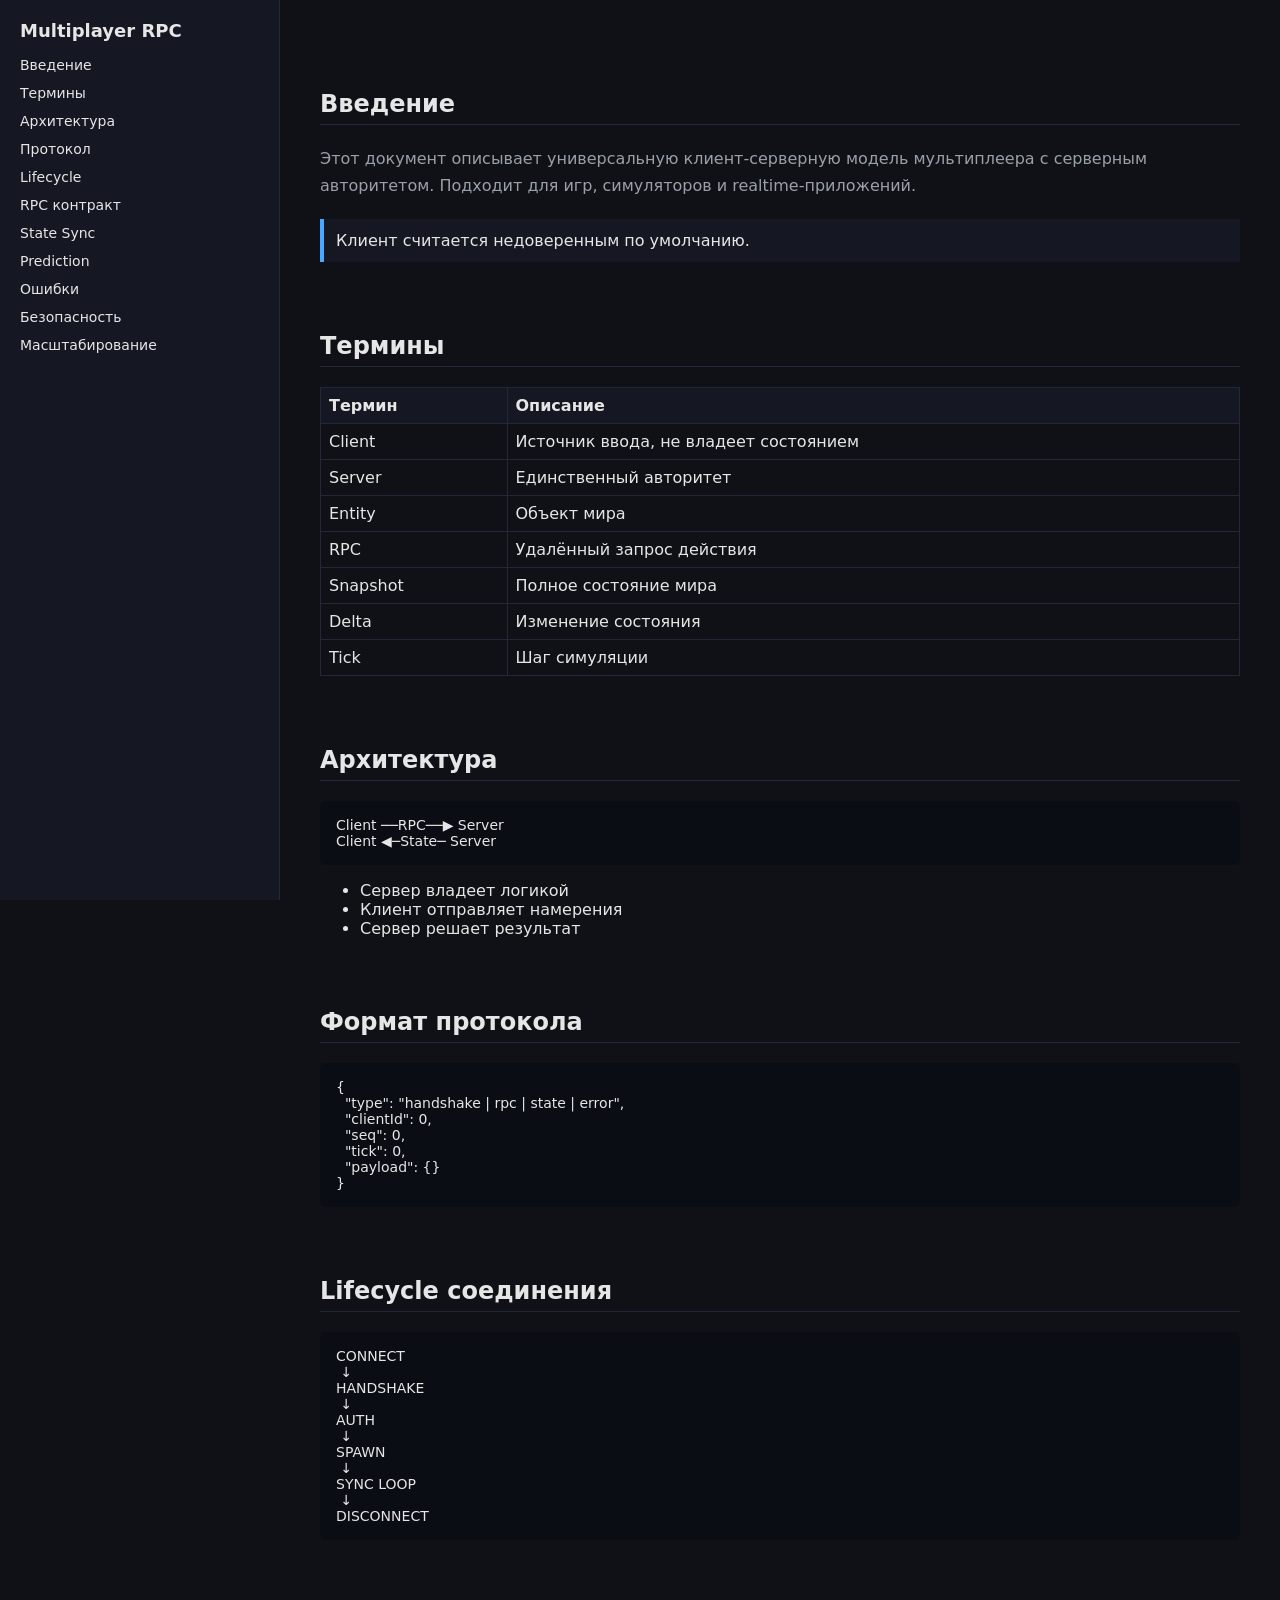
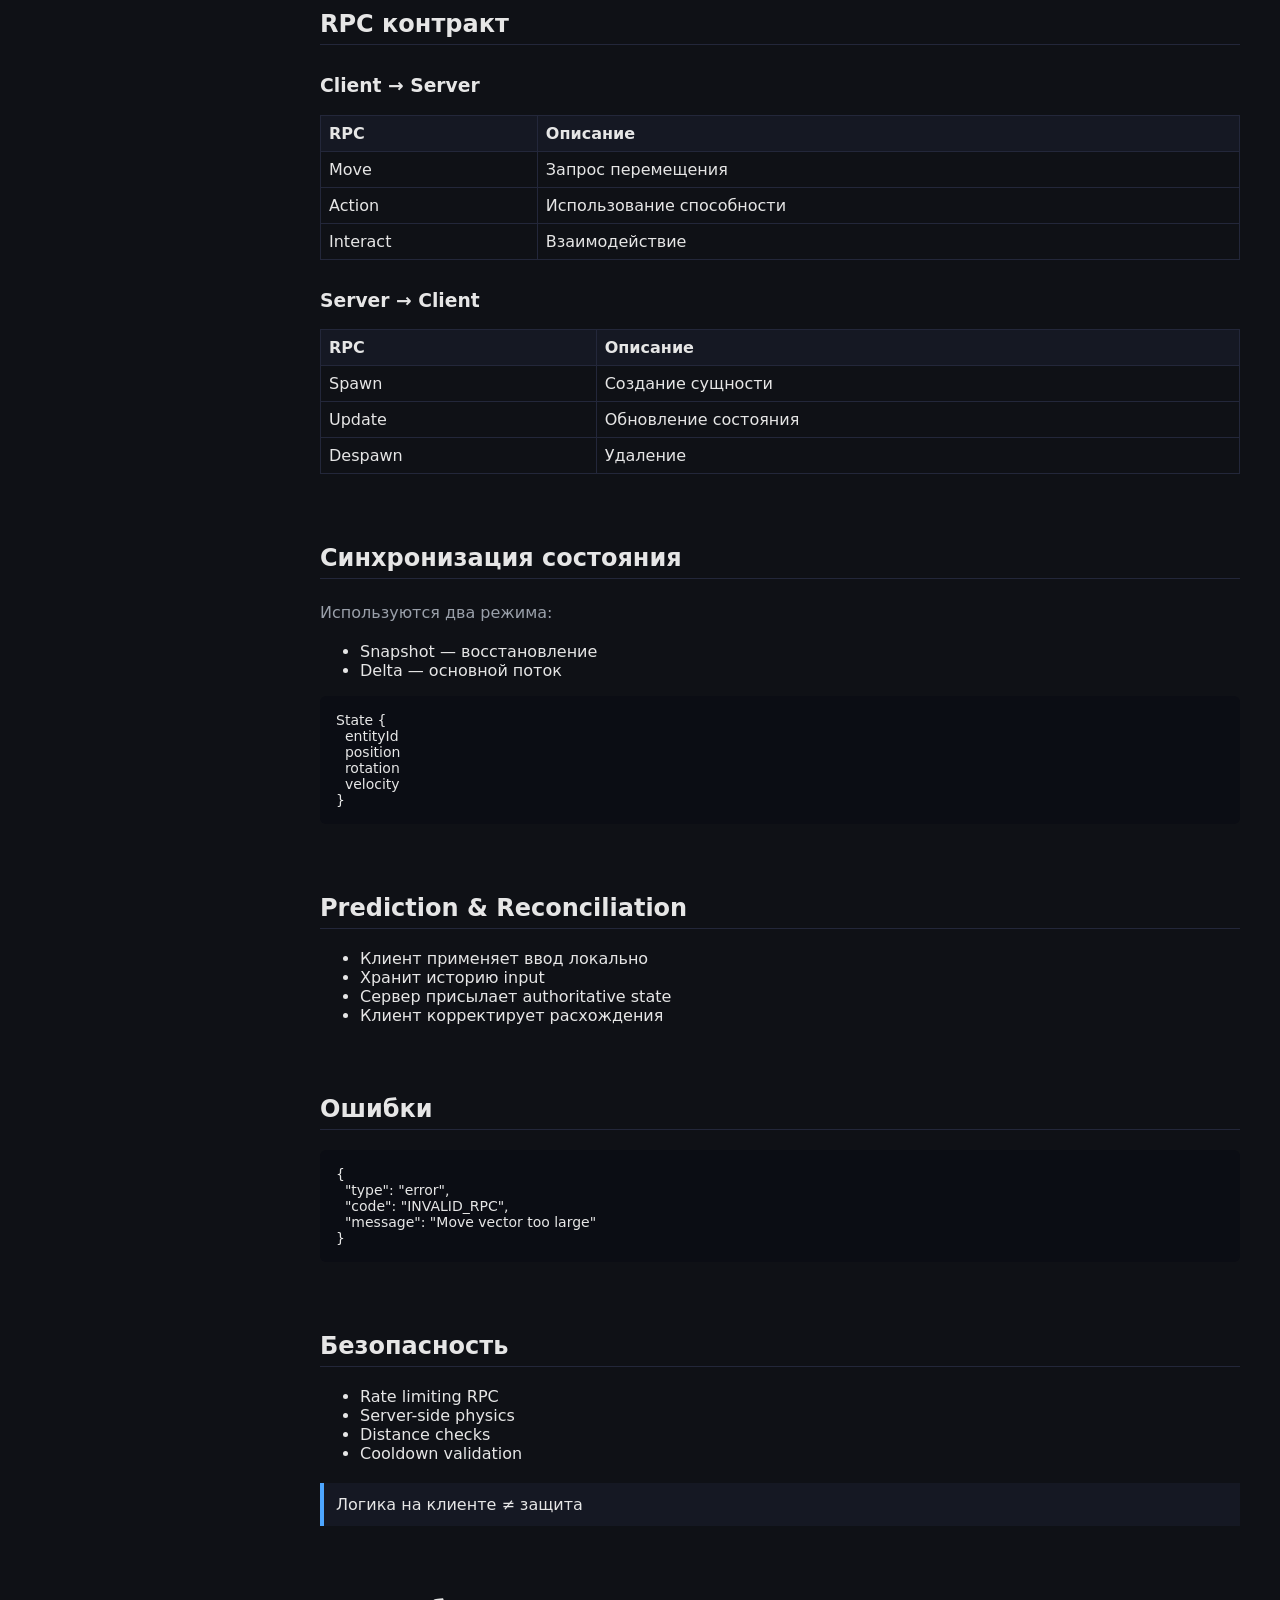
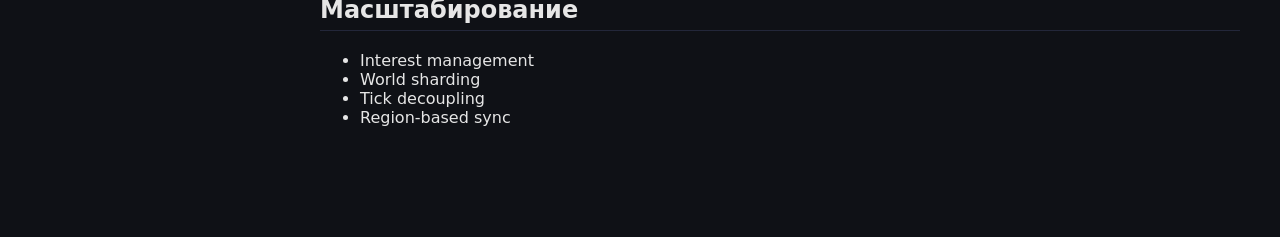
<file: index.html>
<!DOCTYPE html>
<html lang="ru">
<head>
<meta charset="UTF-8">
<title>Universal Multiplayer RPC Specification</title>

<style>
:root {
  --bg:#0f1116;
  --panel:#151823;
  --text:#e6e6e6;
  --muted:#9aa0aa;
  --accent:#4da6ff;
  --border:#23273a;
  --code:#0b0d14;
}

* {
  box-sizing:border-box;
  font-family:system-ui,Segoe UI,Arial,sans-serif;
}

html { scroll-behavior:smooth; }

body {
  margin:0;
  display:flex;
  background:var(--bg);
  color:var(--text);
}

/* SIDEBAR */
nav {
  width:280px;
  height:100vh;
  position:fixed;
  padding:20px;
  background:var(--panel);
  border-right:1px solid var(--border);
  overflow:auto;
}

nav h1 {
  font-size:18px;
  margin:0 0 10px;
}

nav a {
  display:block;
  padding:6px 0;
  font-size:14px;
  color:var(--text);
  text-decoration:none;
}

nav a:hover { color:var(--accent); }

/* CONTENT */
main {
  margin-left:280px;
  padding:40px;
  max-width:1100px;
}

section { margin-bottom:70px; }

h2 {
  border-bottom:1px solid var(--border);
  padding-bottom:6px;
  margin-top:50px;
}

h3 { margin-top:30px; }

p { line-height:1.7; color:var(--muted); }

pre {
  background:var(--code);
  padding:16px;
  border-radius:6px;
  overflow:auto;
  font-size:14px;
}

table {
  width:100%;
  border-collapse:collapse;
  margin-top:15px;
}

th,td {
  border:1px solid var(--border);
  padding:8px;
  text-align:left;
}

th { background:var(--panel); }

.note {
  border-left:4px solid var(--accent);
  padding:12px;
  margin:20px 0;
  background:var(--panel);
}
</style>
</head>

<body>

<nav>
<h1>Multiplayer RPC</h1>
<a href="#intro">Введение</a>
<a href="#terms">Термины</a>
<a href="#architecture">Архитектура</a>
<a href="#protocol">Протокол</a>
<a href="#lifecycle">Lifecycle</a>
<a href="#rpc">RPC контракт</a>
<a href="#state">State Sync</a>
<a href="#prediction">Prediction</a>
<a href="#errors">Ошибки</a>
<a href="#security">Безопасность</a>
<a href="#scaling">Масштабирование</a>
</nav>

<main>

<section id="intro">
<h2>Введение</h2>
<p>
Этот документ описывает универсальную клиент-серверную модель
мультиплеера с серверным авторитетом.
Подходит для игр, симуляторов и realtime-приложений.
</p>
<div class="note">
Клиент считается недоверенным по умолчанию.
</div>
</section>

<section id="terms">
<h2>Термины</h2>
<table>
<tr><th>Термин</th><th>Описание</th></tr>
<tr><td>Client</td><td>Источник ввода, не владеет состоянием</td></tr>
<tr><td>Server</td><td>Единственный авторитет</td></tr>
<tr><td>Entity</td><td>Объект мира</td></tr>
<tr><td>RPC</td><td>Удалённый запрос действия</td></tr>
<tr><td>Snapshot</td><td>Полное состояние мира</td></tr>
<tr><td>Delta</td><td>Изменение состояния</td></tr>
<tr><td>Tick</td><td>Шаг симуляции</td></tr>
</table>
</section>

<section id="architecture">
<h2>Архитектура</h2>
<pre>
Client ──RPC──▶ Server
Client ◀─State─ Server
</pre>
<ul>
<li>Сервер владеет логикой</li>
<li>Клиент отправляет намерения</li>
<li>Сервер решает результат</li>
</ul>
</section>

<section id="protocol">
<h2>Формат протокола</h2>
<pre>
{
  "type": "handshake | rpc | state | error",
  "clientId": 0,
  "seq": 0,
  "tick": 0,
  "payload": {}
}
</pre>
</section>

<section id="lifecycle">
<h2>Lifecycle соединения</h2>
<pre>
CONNECT
 ↓
HANDSHAKE
 ↓
AUTH
 ↓
SPAWN
 ↓
SYNC LOOP
 ↓
DISCONNECT
</pre>
</section>

<section id="rpc">
<h2>RPC контракт</h2>

<h3>Client → Server</h3>
<table>
<tr><th>RPC</th><th>Описание</th></tr>
<tr><td>Move</td><td>Запрос перемещения</td></tr>
<tr><td>Action</td><td>Использование способности</td></tr>
<tr><td>Interact</td><td>Взаимодействие</td></tr>
</table>

<h3>Server → Client</h3>
<table>
<tr><th>RPC</th><th>Описание</th></tr>
<tr><td>Spawn</td><td>Создание сущности</td></tr>
<tr><td>Update</td><td>Обновление состояния</td></tr>
<tr><td>Despawn</td><td>Удаление</td></tr>
</table>
</section>

<section id="state">
<h2>Синхронизация состояния</h2>
<p>Используются два режима:</p>
<ul>
<li>Snapshot — восстановление</li>
<li>Delta — основной поток</li>
</ul>

<pre>
State {
  entityId
  position
  rotation
  velocity
}
</pre>
</section>

<section id="prediction">
<h2>Prediction & Reconciliation</h2>
<ul>
<li>Клиент применяет ввод локально</li>
<li>Хранит историю input</li>
<li>Сервер присылает authoritative state</li>
<li>Клиент корректирует расхождения</li>
</ul>
</section>

<section id="errors">
<h2>Ошибки</h2>
<pre>
{
  "type": "error",
  "code": "INVALID_RPC",
  "message": "Move vector too large"
}
</pre>
</section>

<section id="security">
<h2>Безопасность</h2>
<ul>
<li>Rate limiting RPC</li>
<li>Server-side physics</li>
<li>Distance checks</li>
<li>Cooldown validation</li>
</ul>
<div class="note">
Логика на клиенте ≠ защита
</div>
</section>

<section id="scaling">
<h2>Масштабирование</h2>
<ul>
<li>Interest management</li>
<li>World sharding</li>
<li>Tick decoupling</li>
<li>Region-based sync</li>
</ul>
</section>

</main>
</body>
</html>
</file>
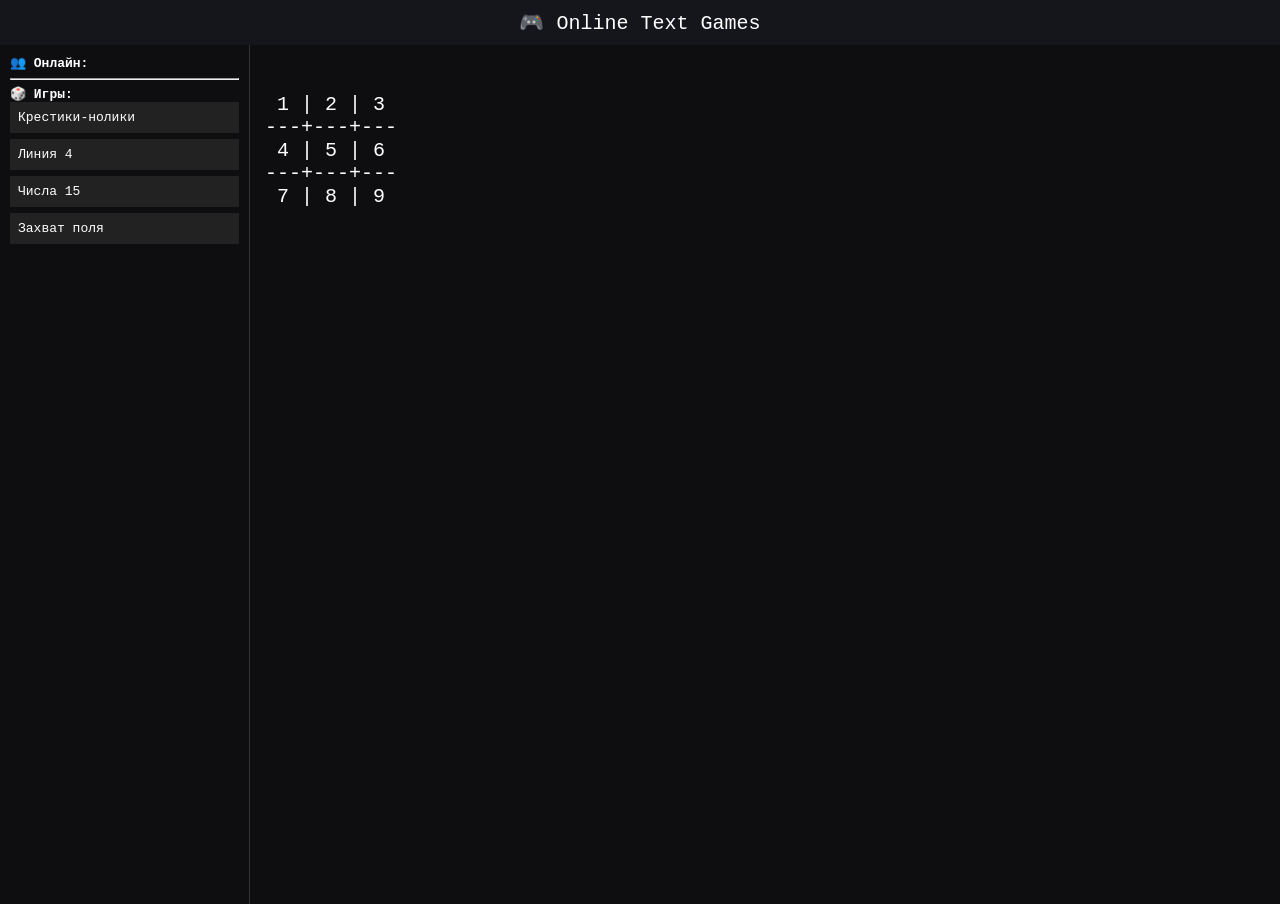
<file: game.html>
<!DOCTYPE html>
<html lang="ru">
<head>
<meta charset="UTF-8">
<title>Online Text Games</title>
<meta name="viewport" content="width=device-width, initial-scale=1">
<style>
body{
    margin:0;
    background:#0e0e11;
    color:#fff;
    font-family:monospace;
}
header{
    padding:10px;
    background:#15151c;
    text-align:center;
    font-size:20px;
}
main{
    display:grid;
    grid-template-columns:250px 1fr;
    height:calc(100vh - 40px);
}
aside{
    border-right:1px solid #333;
    padding:10px;
}
section{
    padding:15px;
}
.player{
    padding:6px;
    background:#1c1c28;
    margin-bottom:4px;
}
.game{
    padding:8px;
    background:#222;
    margin-bottom:6px;
    cursor:pointer;
}
.game:hover{background:#333}
.board{
    white-space:pre;
    font-size:20px;
    margin-top:10px;
}
</style>
</head>
<body>

<header>🎮 Online Text Games</header>

<main>
<aside>
    <b>👥 Онлайн:</b>
    <div id="players"></div>
    <hr>
    <b>🎲 Игры:</b>
    <div class="game" onclick="loadGame('tic')">Крестики-нолики</div>
    <div class="game" onclick="loadGame('connect')">Линия 4</div>
    <div class="game" onclick="loadGame('numbers')">Числа 15</div>
    <div class="game" onclick="loadGame('territory')">Захват поля</div>
</aside>

<section>
    <div id="status"></div>
    <div class="board" id="board"></div>
</section>
</main>

<script>
const WS_URL = "wss://ТВОЙ_ДОМЕН"; // ← поменяй
let ws, myId = null;

const games = {
tic:()=>`
 1 | 2 | 3
---+---+---
 4 | 5 | 6
---+---+---
 7 | 8 | 9
`,
connect:()=>`
[ ][ ][ ][ ]
[ ][ ][ ][ ]
[ ][ ][ ][ ]
[ ][ ][ ][ ]
`,
numbers:()=>`
 1  2  3
 4  5  6
 7  8  9
`,
territory:()=>`
 1 | 2 | 3 | 4
---+---+---+---
 5 | 6 | 7 | 8
---+---+---+---
 9 |10 |11 |12
`
};

function connect(){
    ws=new WebSocket(WS_URL);

    ws.onmessage=e=>{
        const d=JSON.parse(e.data);

        if(d.type==="init"){
            myId=d.id;
            status("Ты в сети: "+myId);
        }

        if(d.type==="players"){
            renderPlayers(d.list);
        }
    };
}

function renderPlayers(list){
    const p=document.getElementById("players");
    p.innerHTML="";
    list.forEach(id=>{
        const d=document.createElement("div");
        d.className="player";
        d.textContent=id;
        p.appendChild(d);
    });
}

function loadGame(g){
    document.getElementById("board").textContent=games[g]();
}

function status(t){
    document.getElementById("status").textContent=t;
}

connect();
loadGame("tic");
</script>
</body>
</html>
</file>
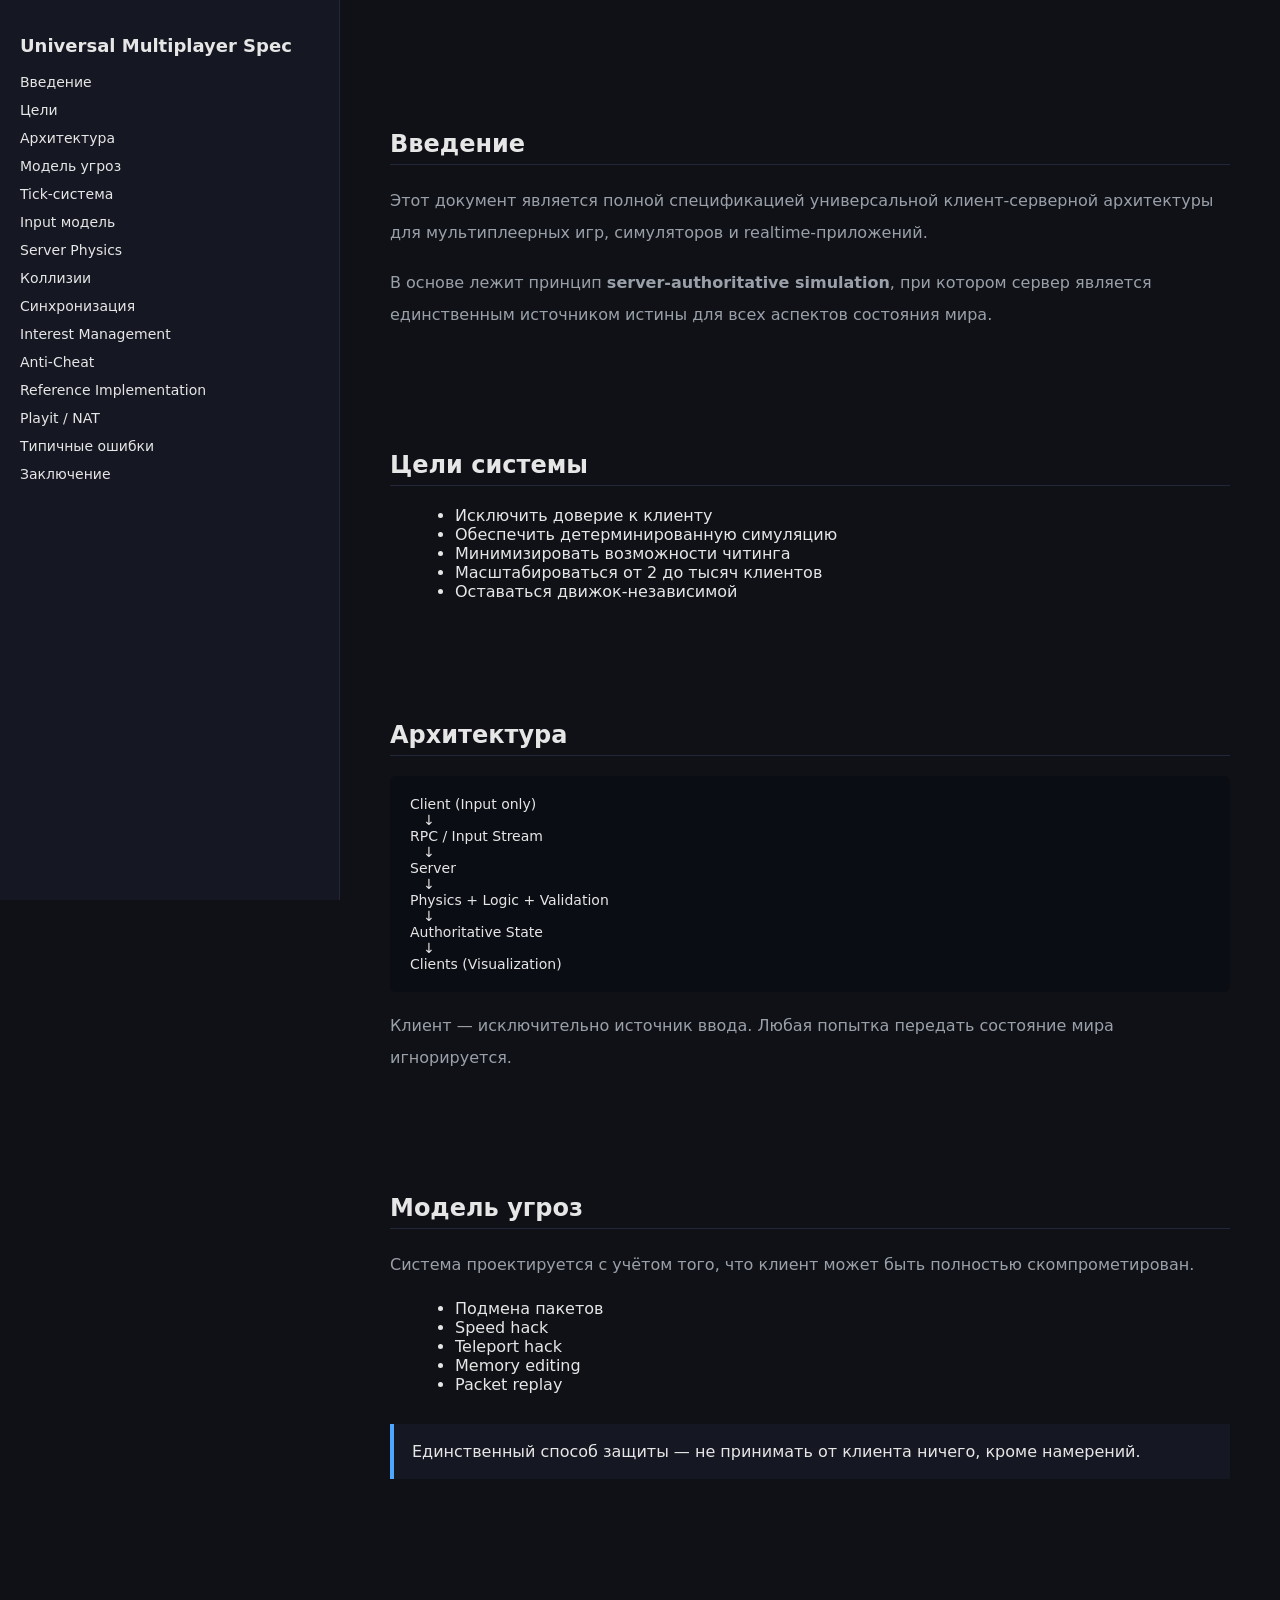
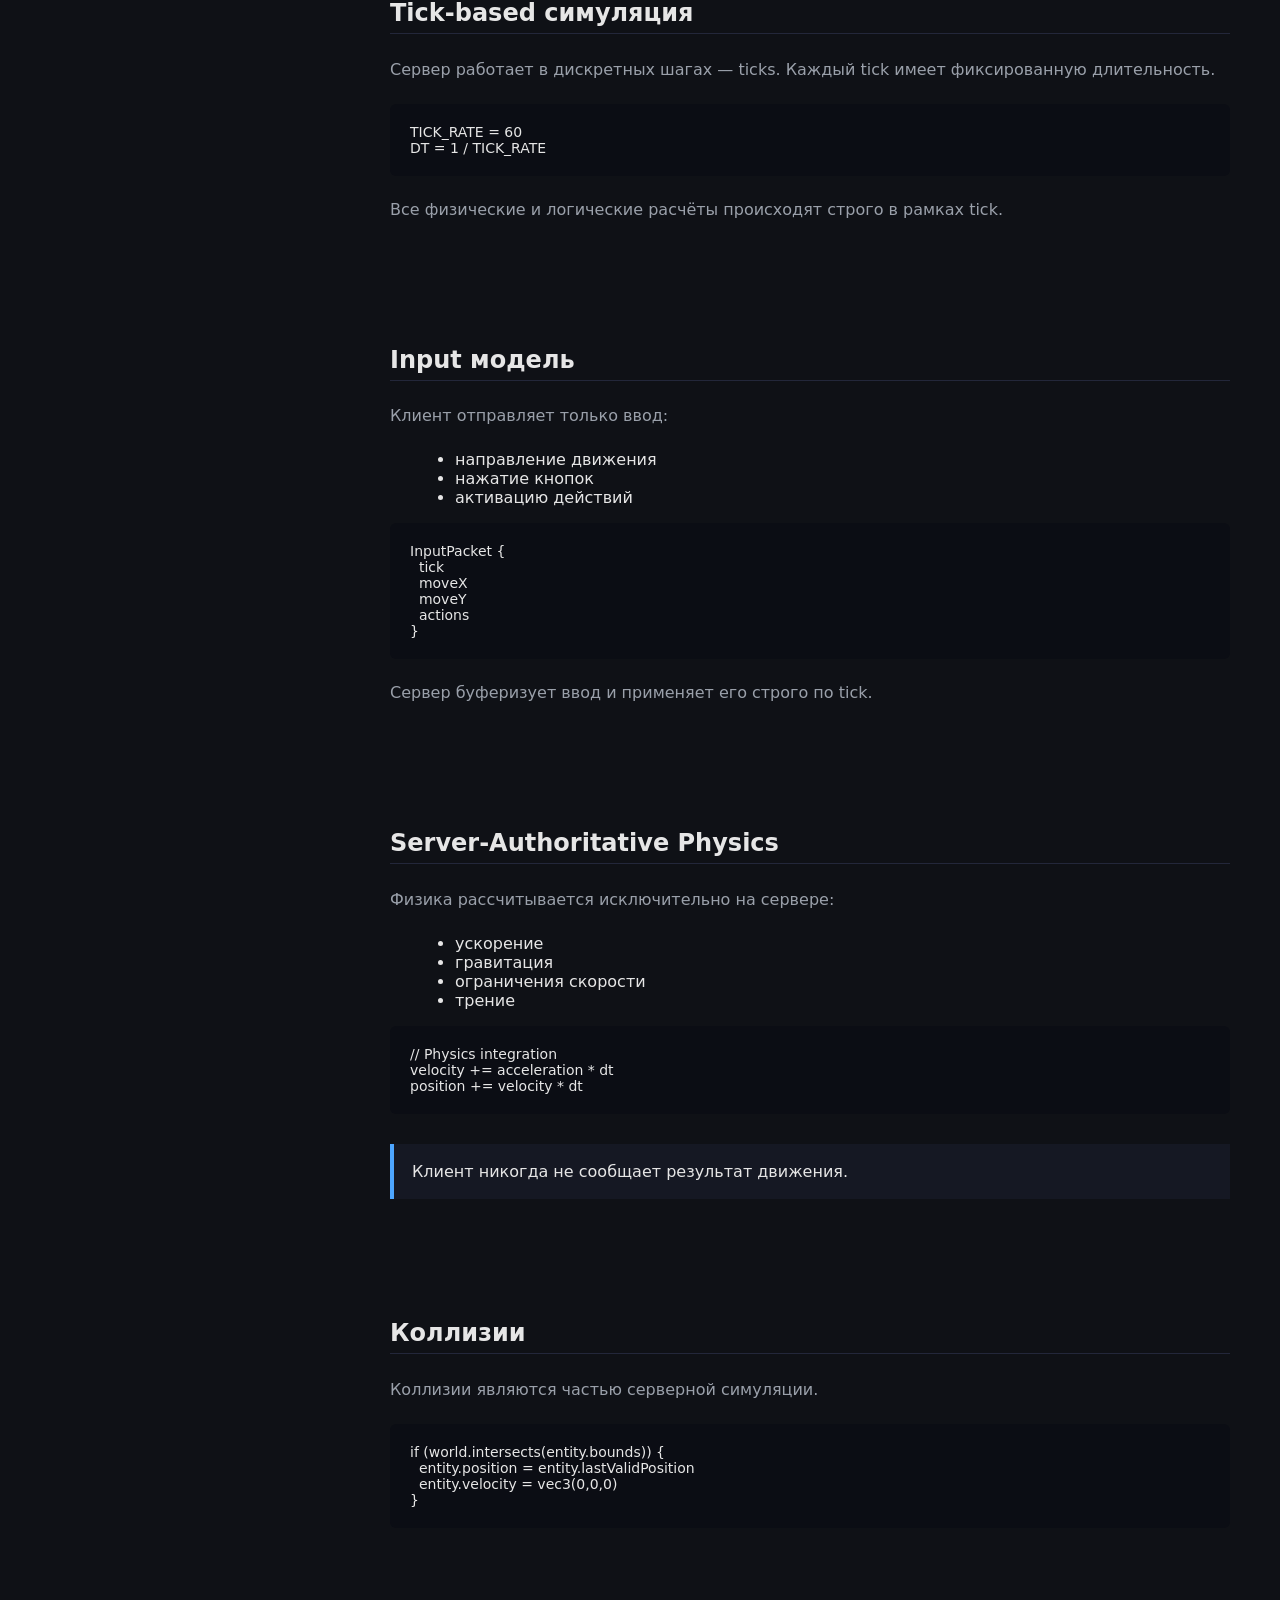
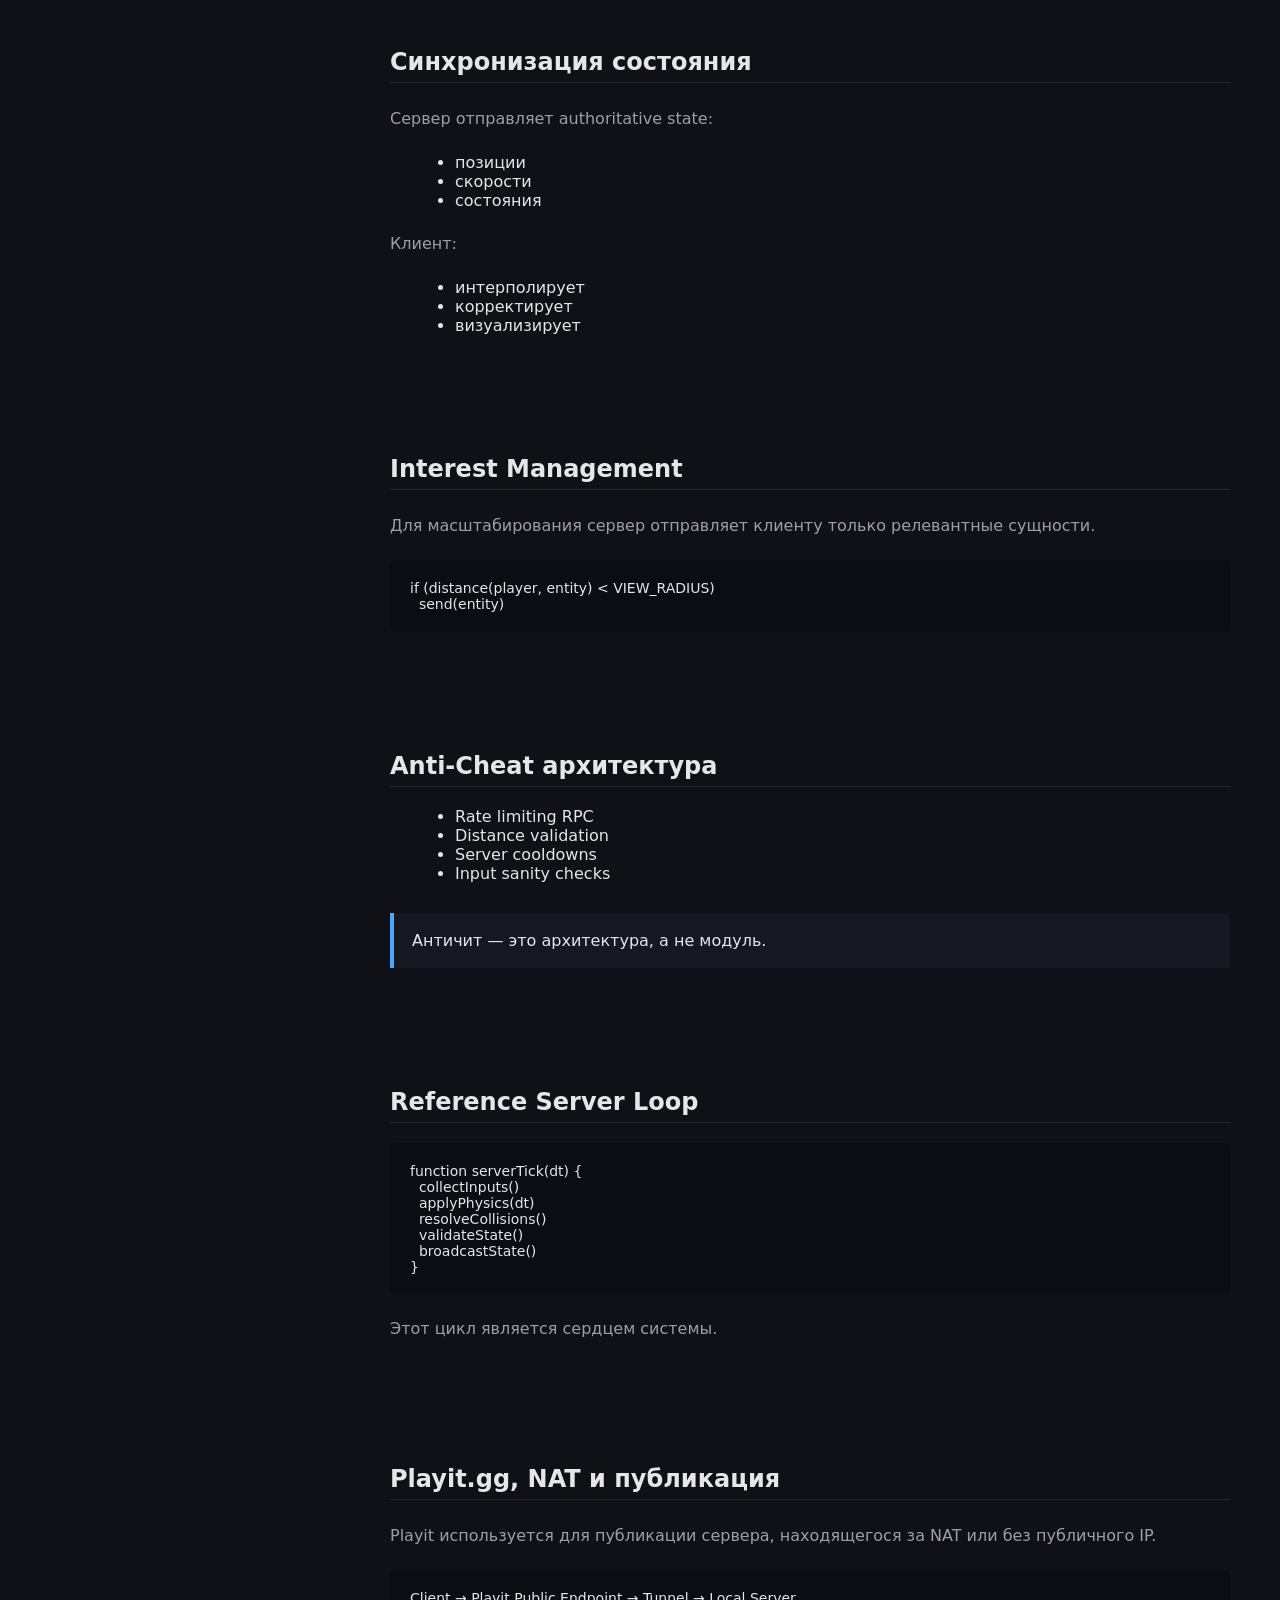
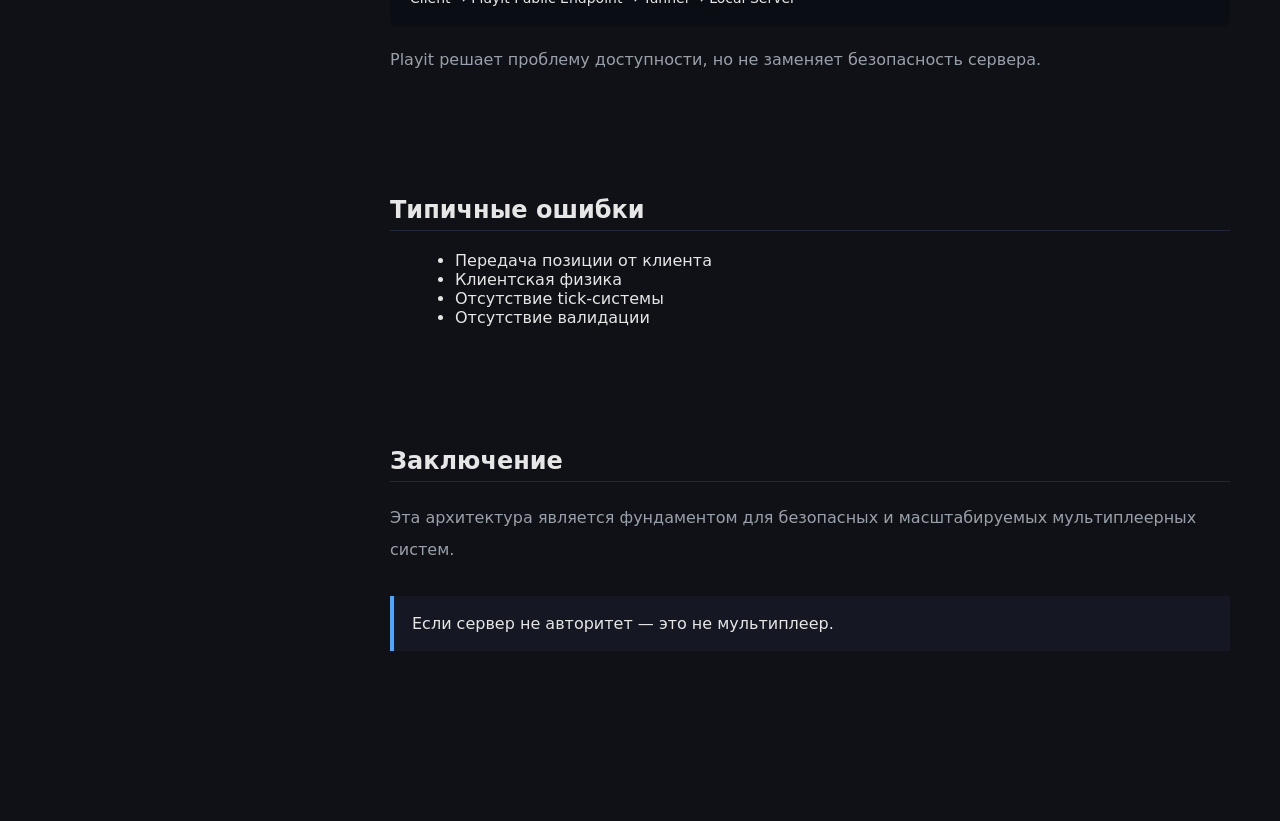
<file: inddex.html>
<!DOCTYPE html>
<html lang="ru">
<head>
<meta charset="UTF-8">
<title>Universal Multiplayer Networking & Server-Authoritative Physics — Full Specification</title>

<style>
:root {
  --bg:#0f1116;
  --panel:#151823;
  --text:#e6e6e6;
  --muted:#9aa0aa;
  --accent:#4da6ff;
  --border:#23273a;
  --code:#0b0d14;
}

* {
  box-sizing:border-box;
  font-family:system-ui,Segoe UI,Arial,sans-serif;
}

html { scroll-behavior:smooth; }

body {
  margin:0;
  display:flex;
  background:var(--bg);
  color:var(--text);
}

nav {
  width:340px;
  height:100vh;
  position:fixed;
  padding:20px;
  background:var(--panel);
  border-right:1px solid var(--border);
  overflow:auto;
}

nav h1 {
  font-size:18px;
  margin-bottom:12px;
}

nav a {
  display:block;
  color:var(--text);
  text-decoration:none;
  padding:6px 0;
  font-size:14px;
}

nav a:hover { color:var(--accent); }

main {
  margin-left:340px;
  padding:50px;
  max-width:1300px;
}

section { margin-bottom:120px; }

h2 {
  border-bottom:1px solid var(--border);
  padding-bottom:6px;
  margin-top:80px;
}

h3 { margin-top:50px; }

p {
  line-height:2.0;
  color:var(--muted);
  margin:18px 0;
}

ul { margin-left:25px; }

pre {
  background:var(--code);
  padding:20px;
  border-radius:6px;
  overflow:auto;
  font-size:14px;
}

.note {
  border-left:4px solid var(--accent);
  padding:18px;
  margin:30px 0;
  background:var(--panel);
}
</style>
</head>

<body>

<nav>
<h1>Universal Multiplayer Spec</h1>
<a href="#intro">Введение</a>
<a href="#goals">Цели</a>
<a href="#architecture">Архитектура</a>
<a href="#threat">Модель угроз</a>
<a href="#tick">Tick-система</a>
<a href="#input">Input модель</a>
<a href="#physics">Server Physics</a>
<a href="#collision">Коллизии</a>
<a href="#sync">Синхронизация</a>
<a href="#interest">Interest Management</a>
<a href="#anticheat">Anti-Cheat</a>
<a href="#example">Reference Implementation</a>
<a href="#playit">Playit / NAT</a>
<a href="#mistakes">Типичные ошибки</a>
<a href="#conclusion">Заключение</a>
</nav>

<main>

<section id="intro">
<h2>Введение</h2>
<p>
Этот документ является полной спецификацией универсальной
клиент-серверной архитектуры для мультиплеерных игр,
симуляторов и realtime-приложений.
</p>
<p>
В основе лежит принцип <b>server-authoritative simulation</b>,
при котором сервер является единственным источником истины
для всех аспектов состояния мира.
</p>
</section>

<section id="goals">
<h2>Цели системы</h2>
<ul>
<li>Исключить доверие к клиенту</li>
<li>Обеспечить детерминированную симуляцию</li>
<li>Минимизировать возможности читинга</li>
<li>Масштабироваться от 2 до тысяч клиентов</li>
<li>Оставаться движок-независимой</li>
</ul>
</section>

<section id="architecture">
<h2>Архитектура</h2>
<pre>
Client (Input only)
   ↓
RPC / Input Stream
   ↓
Server
   ↓
Physics + Logic + Validation
   ↓
Authoritative State
   ↓
Clients (Visualization)
</pre>

<p>
Клиент — исключительно источник ввода.
Любая попытка передать состояние мира игнорируется.
</p>
</section>

<section id="threat">
<h2>Модель угроз</h2>
<p>
Система проектируется с учётом того, что клиент может быть полностью
скомпрометирован.
</p>
<ul>
<li>Подмена пакетов</li>
<li>Speed hack</li>
<li>Teleport hack</li>
<li>Memory editing</li>
<li>Packet replay</li>
</ul>

<div class="note">
Единственный способ защиты — не принимать от клиента ничего,
кроме намерений.
</div>
</section>

<section id="tick">
<h2>Tick-based симуляция</h2>
<p>
Сервер работает в дискретных шагах — ticks.
Каждый tick имеет фиксированную длительность.
</p>

<pre>
TICK_RATE = 60
DT = 1 / TICK_RATE
</pre>

<p>
Все физические и логические расчёты происходят строго в рамках tick.
</p>
</section>

<section id="input">
<h2>Input модель</h2>
<p>
Клиент отправляет только ввод:
</p>
<ul>
<li>направление движения</li>
<li>нажатие кнопок</li>
<li>активацию действий</li>
</ul>

<pre>
InputPacket {
  tick
  moveX
  moveY
  actions
}
</pre>

<p>
Сервер буферизует ввод и применяет его строго по tick.
</p>
</section>

<section id="physics">
<h2>Server-Authoritative Physics</h2>
<p>
Физика рассчитывается исключительно на сервере:
</p>
<ul>
<li>ускорение</li>
<li>гравитация</li>
<li>ограничения скорости</li>
<li>трение</li>
</ul>

<pre>
// Physics integration
velocity += acceleration * dt
position += velocity * dt
</pre>

<div class="note">
Клиент никогда не сообщает результат движения.
</div>
</section>

<section id="collision">
<h2>Коллизии</h2>
<p>
Коллизии являются частью серверной симуляции.
</p>

<pre>
if (world.intersects(entity.bounds)) {
  entity.position = entity.lastValidPosition
  entity.velocity = vec3(0,0,0)
}
</pre>
</section>

<section id="sync">
<h2>Синхронизация состояния</h2>
<p>
Сервер отправляет authoritative state:
</p>
<ul>
<li>позиции</li>
<li>скорости</li>
<li>состояния</li>
</ul>

<p>
Клиент:
</p>
<ul>
<li>интерполирует</li>
<li>корректирует</li>
<li>визуализирует</li>
</ul>
</section>

<section id="interest">
<h2>Interest Management</h2>
<p>
Для масштабирования сервер отправляет клиенту
только релевантные сущности.
</p>

<pre>
if (distance(player, entity) < VIEW_RADIUS)
  send(entity)
</pre>
</section>

<section id="anticheat">
<h2>Anti-Cheat архитектура</h2>
<ul>
<li>Rate limiting RPC</li>
<li>Distance validation</li>
<li>Server cooldowns</li>
<li>Input sanity checks</li>
</ul>

<div class="note">
Античит — это архитектура, а не модуль.
</div>
</section>

<section id="example">
<h2>Reference Server Loop</h2>

<pre>
function serverTick(dt) {
  collectInputs()
  applyPhysics(dt)
  resolveCollisions()
  validateState()
  broadcastState()
}
</pre>

<p>
Этот цикл является сердцем системы.
</p>
</section>

<section id="playit">
<h2>Playit.gg, NAT и публикация</h2>
<p>
Playit используется для публикации сервера,
находящегося за NAT или без публичного IP.
</p>

<pre>
Client → Playit Public Endpoint → Tunnel → Local Server
</pre>

<p>
Playit решает проблему доступности,
но не заменяет безопасность сервера.
</p>
</section>

<section id="mistakes">
<h2>Типичные ошибки</h2>
<ul>
<li>Передача позиции от клиента</li>
<li>Клиентская физика</li>
<li>Отсутствие tick-системы</li>
<li>Отсутствие валидации</li>
</ul>
</section>

<section id="conclusion">
<h2>Заключение</h2>
<p>
Эта архитектура является фундаментом
для безопасных и масштабируемых мультиплеерных систем.
</p>

<div class="note">
Если сервер не авторитет — это не мультиплеер.
</div>
</section>

</main>
</body>
</html>
</file>
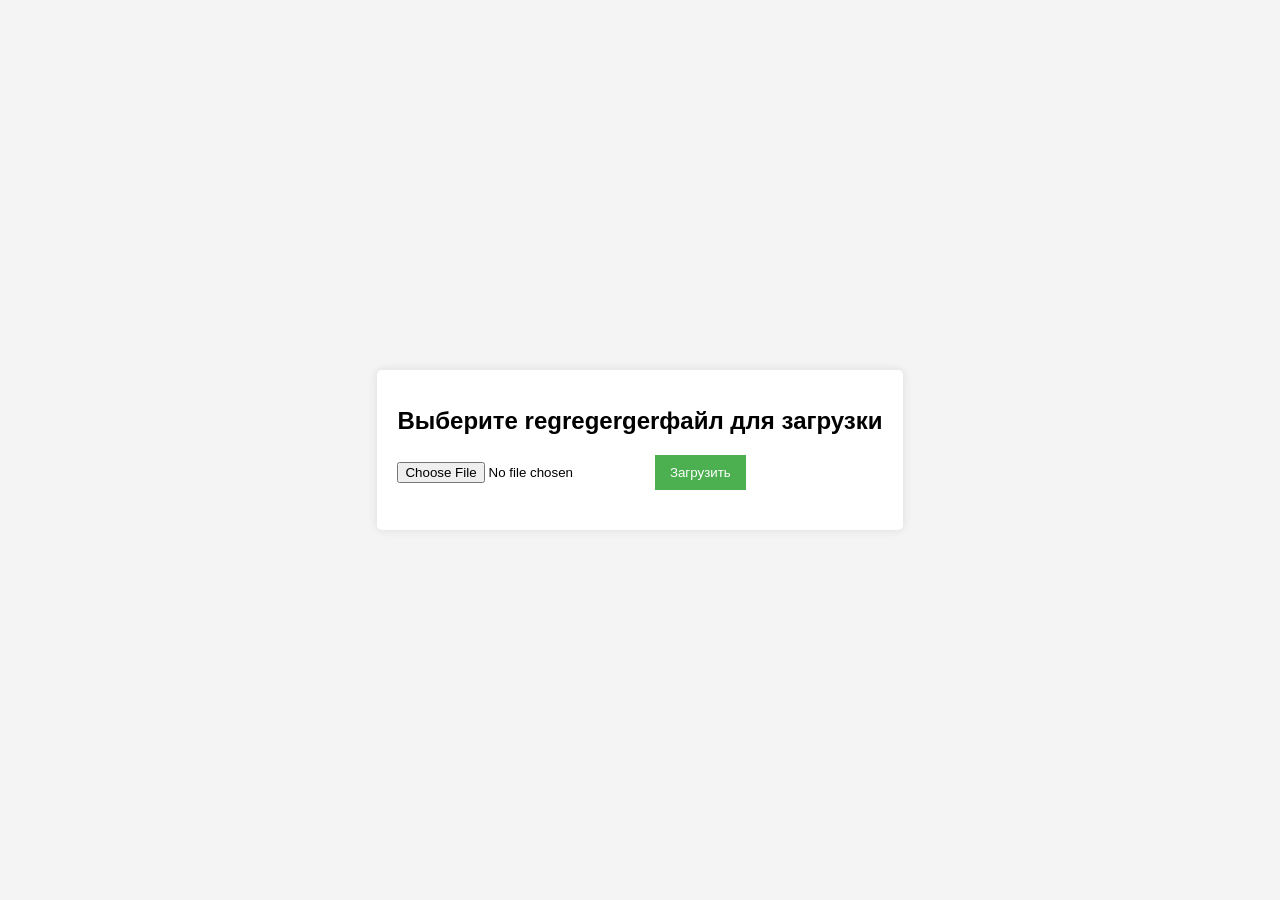
<file: index2.html>
<!DOCTYPE html>
<html lang="ru">
<head>
    <meta charset="UTF-8">
    <meta name="viewport" content="width=device-width, initial-scale=1.0">
    <title>Загрузка файлов</title>
    <link rel="stylesheet" href="style.css">
</head>
<body>
    <div class="container">
        <h1>Выберите regregergerфайл для загрузки</h1>
        <form id="uploadForm">
            <input type="file" id="fileInput" required>
            <button type="submit">Загрузить</button>
        </form>
        <div id="message"></div>
    </div>
    <script src="script.js"></script>
</body>
</html>
</file>
<file: style.css>
body {
    font-family: Arial, sans-serif;
    background-color: #f4f4f4;
    display: flex;
    justify-content: center;
    align-items: center;
    height: 100vh;
    margin: 0;
}

.container {
    background: white;
    padding: 20px;
    border-radius: 5px;
    box-shadow: 0 0 10px rgba(0, 0, 0, 0.1);
}

h1 {
    font-size: 24px;
    margin-bottom: 20px;
}

button {
    background-color: #4CAF50;
    color: white;
    border: none;
    padding: 10px 15px;
    cursor: pointer;
}

button:hover {
    background-color: #45a049;
}

#message {
    margin-top: 20px;
    font-size: 16px;
}
</file>
